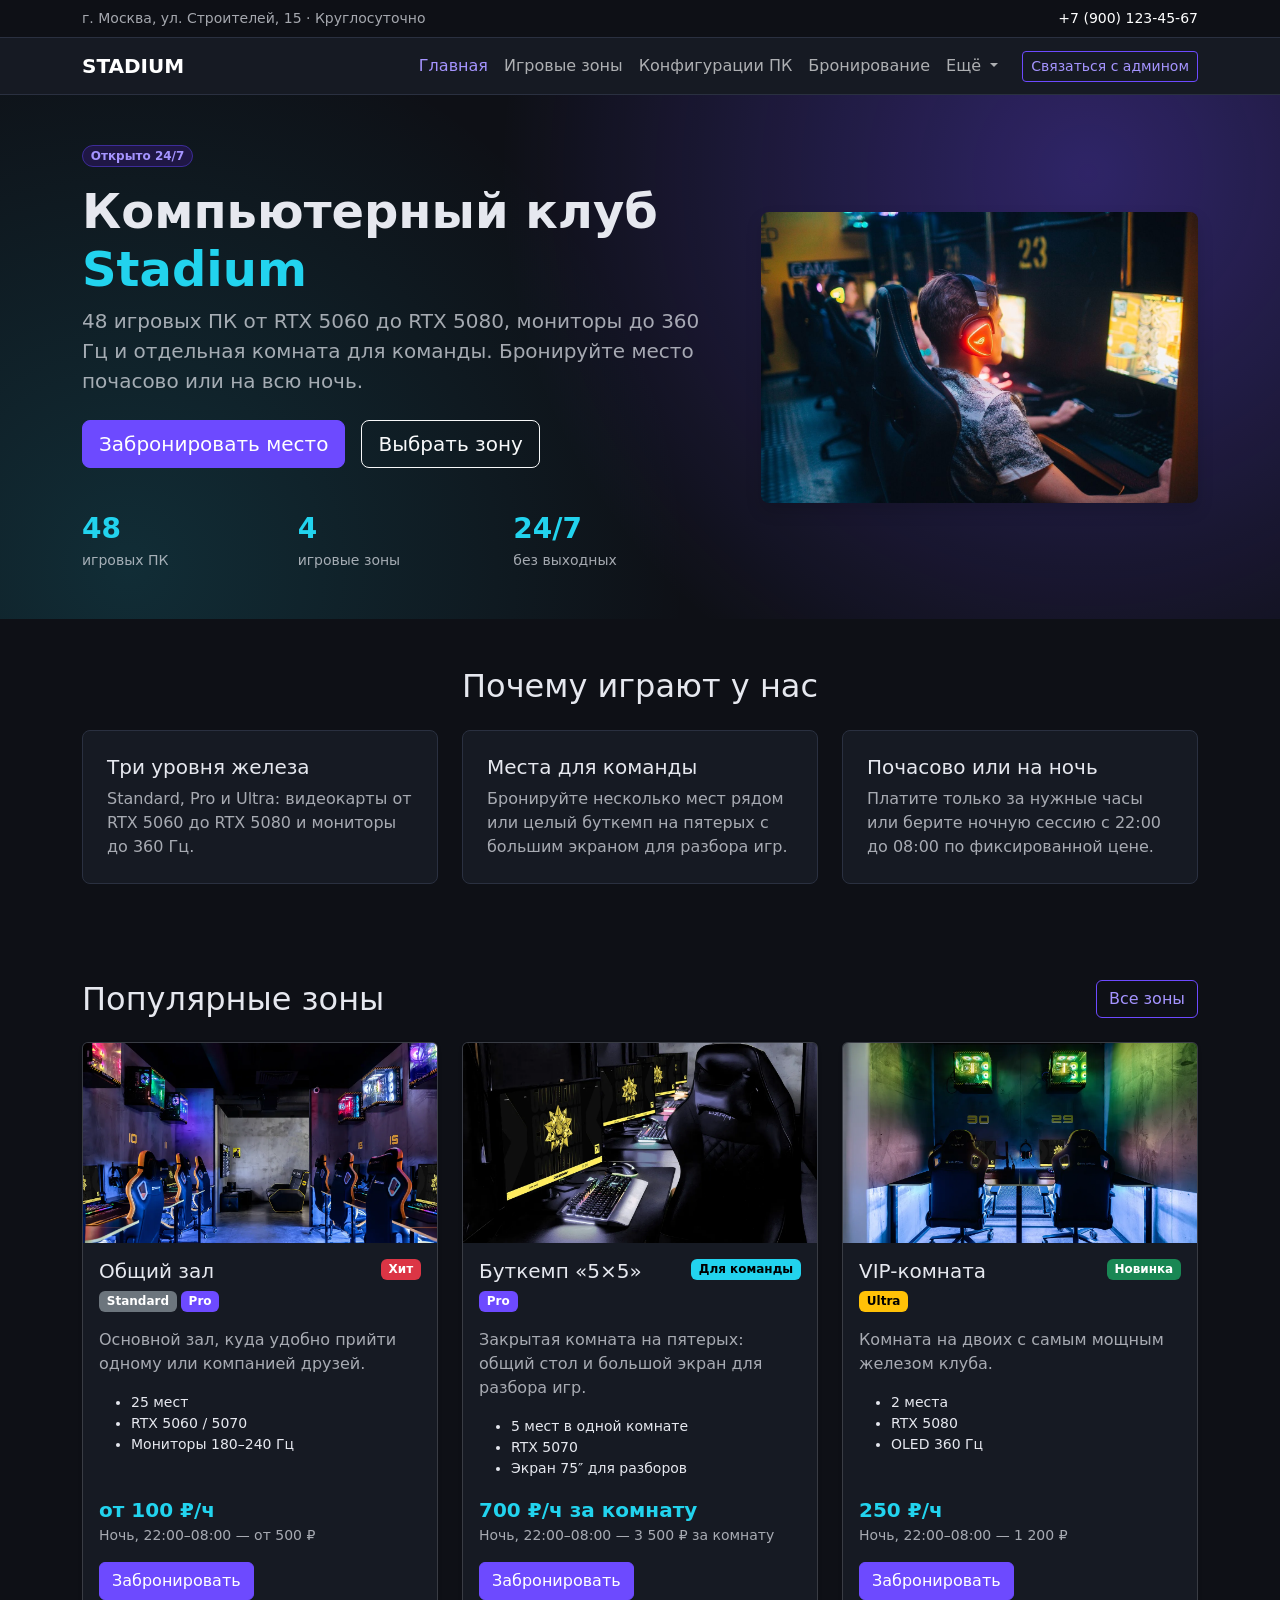
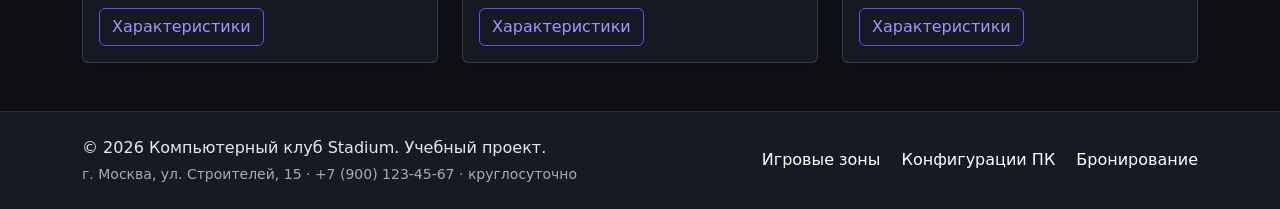
<file: index.html>
<!DOCTYPE html>
<html lang="ru" data-bs-theme="dark">
<head>
  <meta charset="UTF-8">
  <meta name="viewport" content="width=device-width, initial-scale=1.0">
  <title>Главная — Stadium</title>

  <link
    href="https://cdn.jsdelivr.net/npm/bootstrap@5.3.8/dist/css/bootstrap.min.css"
    rel="stylesheet"
  >
  <link rel="stylesheet" href="css/custom.css">
</head>
<body class="d-flex flex-column min-vh-100">
  <header class="border-bottom small py-2">
    <div class="container">
      <div class="row g-1 align-items-center">
        <div class="col-12 col-md-8 text-body-secondary">
          г. Москва, ул. Строителей, 15 · Круглосуточно
        </div>

        <div class="col-12 col-md-4 text-md-end">
          <a class="link-body-emphasis text-decoration-none" href="tel:+79001234567">+7 (900) 123-45-67</a>
        </div>
      </div>
    </div>
  </header>

  <nav class="navbar navbar-expand-lg bg-body-tertiary border-bottom sticky-top">
    <div class="container">
      <a class="navbar-brand fw-bold text-uppercase" href="index.html">Stadium</a>

      <button
        class="navbar-toggler"
        type="button"
        data-bs-toggle="collapse"
        data-bs-target="#mainNavbar"
        aria-controls="mainNavbar"
        aria-expanded="false"
        aria-label="Переключить навигацию"
      >
        <span class="navbar-toggler-icon"></span>
      </button>

      <div id="mainNavbar" class="collapse navbar-collapse">
        <ul class="navbar-nav ms-auto">
          <li class="nav-item">
            <a class="nav-link active" href="index.html" aria-current="page">Главная</a>
          </li>

          <li class="nav-item">
            <a class="nav-link" href="catalog.html">Игровые зоны</a>
          </li>

          <li class="nav-item">
            <a class="nav-link" href="product.html">Конфигурации ПК</a>
          </li>

          <li class="nav-item">
            <a class="nav-link" href="order.html">Бронирование</a>
          </li>

          <li class="nav-item dropdown">
            <a
              class="nav-link dropdown-toggle"
              href="#"
              data-bs-toggle="dropdown"
              role="button"
              aria-expanded="false"
            >
              Ещё
            </a>
            <ul class="dropdown-menu dropdown-menu-end">
              <li><a class="dropdown-item" href="index.html#popular">Популярные зоны</a></li>
              <li><a class="dropdown-item" href="product.html#faq">Частые вопросы</a></li>
              <li><a class="dropdown-item" href="order.html">Оформить бронь</a></li>
            </ul>
          </li>
        </ul>

        <button
          class="btn btn-outline-primary btn-sm ms-lg-3 my-2 my-lg-0"
          type="button"
          data-bs-toggle="modal"
          data-bs-target="#adminModal"
        >
          Связаться с админом
        </button>
      </div>
    </div>
  </nav>

  <main class="flex-grow-1">
    <section class="hero container-fluid px-0 py-5">
      <div class="container">
        <div class="row align-items-center g-4 g-lg-5">
          <div class="col-12 col-lg-7">
            <span class="badge rounded-pill bg-primary-subtle text-primary-emphasis border border-primary-subtle mb-3">
              Открыто 24/7
            </span>

            <h1 class="display-5 fw-bold">Компьютерный клуб <span class="text-info">Stadium</span></h1>

            <p class="lead text-body-secondary mb-4">
              48 игровых ПК от RTX 5060 до RTX 5080, мониторы до 360 Гц и отдельная комната для команды.
              Бронируйте место почасово или на всю ночь.
            </p>

            <div class="d-flex flex-wrap gap-3">
              <a class="btn btn-primary btn-lg" href="order.html">Забронировать место</a>
              <a class="btn btn-outline-light btn-lg" href="catalog.html">Выбрать зону</a>
            </div>

            <div class="row g-3 mt-4">
              <div class="col-4">
                <p class="fs-3 fw-bold text-info mb-0">48</p>
                <p class="small text-body-secondary mb-0">игровых ПК</p>
              </div>

              <div class="col-4">
                <p class="fs-3 fw-bold text-info mb-0">4</p>
                <p class="small text-body-secondary mb-0">игровые зоны</p>
              </div>

              <div class="col-4">
                <p class="fs-3 fw-bold text-info mb-0">24/7</p>
                <p class="small text-body-secondary mb-0">без выходных</p>
              </div>
            </div>
          </div>

          <div class="col-12 col-lg-5">
            <img class="img-fluid rounded-3 shadow" src="images/hero.png" alt="Игрок за компьютером в зале клуба Stadium">
          </div>
        </div>
      </div>
    </section>

    <section id="advantages" class="container py-5">
      <h2 class="text-center mb-4">Почему играют у нас</h2>

      <div class="row g-4">
        <div class="col-12 col-md-4">
          <div class="h-100 p-4 border rounded-3 bg-body-tertiary">
            <h3 class="h5">Три уровня железа</h3>
            <p class="text-body-secondary mb-0">Standard, Pro и Ultra: видеокарты от RTX 5060 до RTX 5080 и мониторы до 360 Гц.</p>
          </div>
        </div>

        <div class="col-12 col-md-4">
          <div class="h-100 p-4 border rounded-3 bg-body-tertiary">
            <h3 class="h5">Места для команды</h3>
            <p class="text-body-secondary mb-0">Бронируйте несколько мест рядом или целый буткемп на пятерых с большим экраном для разбора игр.</p>
          </div>
        </div>

        <div class="col-12 col-md-4">
          <div class="h-100 p-4 border rounded-3 bg-body-tertiary">
            <h3 class="h5">Почасово или на ночь</h3>
            <p class="text-body-secondary mb-0">Платите только за нужные часы или берите ночную сессию с 22:00 до 08:00 по фиксированной цене.</p>
          </div>
        </div>
      </div>
    </section>

    <section id="popular" class="container py-5">
      <div class="d-flex flex-wrap justify-content-between align-items-center gap-3 mb-4">
        <h2 class="mb-0">Популярные зоны</h2>
        <a class="btn btn-outline-primary" href="catalog.html">Все зоны</a>
      </div>

      <div class="row g-4">
        <div class="col-12 col-md-6 col-lg-4">
          <article class="card zone-card h-100 shadow-sm">
            <img class="card-img-top" src="images/zone-common.png" alt="Общий зал на 25 игровых мест">

            <div class="card-body d-flex flex-column">
              <div class="d-flex justify-content-between align-items-start gap-2 mb-2">
                <h3 class="card-title h5 mb-0">Общий зал</h3>
                <span class="badge text-bg-danger">Хит</span>
              </div>

              <div class="d-flex flex-wrap gap-1 mb-3">
                <span class="badge text-bg-secondary">Standard</span>
                <span class="badge text-bg-primary">Pro</span>
              </div>

              <p class="card-text text-body-secondary">
                Основной зал, куда удобно прийти одному или компанией друзей.
              </p>

              <ul class="small mb-3">
                <li>25 мест</li>
                <li>RTX 5060 / 5070</li>
                <li>Мониторы 180–240 Гц</li>
              </ul>

              <p class="fs-5 fw-bold text-info mt-auto mb-0">от 100 ₽/ч</p>
              <p class="small text-body-secondary mb-3">Ночь, 22:00–08:00 — от 500 ₽</p>

              <div class="d-flex flex-wrap gap-2">
                <a class="btn btn-primary" href="order.html">Забронировать</a>
                <a class="btn btn-outline-primary" href="product.html">Характеристики</a>
              </div>
            </div>
          </article>
        </div>

        <div class="col-12 col-md-6 col-lg-4">
          <article class="card zone-card h-100 shadow-sm">
            <img class="card-img-top" src="images/zone-bootcamp.png" alt="Командная комната на пять компьютеров">

            <div class="card-body d-flex flex-column">
              <div class="d-flex justify-content-between align-items-start gap-2 mb-2">
                <h3 class="card-title h5 mb-0">Буткемп «5×5»</h3>
                <span class="badge text-bg-info">Для команды</span>
              </div>

              <div class="d-flex flex-wrap gap-1 mb-3">
                <span class="badge text-bg-primary">Pro</span>
              </div>

              <p class="card-text text-body-secondary">
                Закрытая комната на пятерых: общий стол и большой экран для разбора игр.
              </p>

              <ul class="small mb-3">
                <li>5 мест в одной комнате</li>
                <li>RTX 5070</li>
                <li>Экран 75″ для разборов</li>
              </ul>

              <p class="fs-5 fw-bold text-info mt-auto mb-0">700 ₽/ч за комнату</p>
              <p class="small text-body-secondary mb-3">Ночь, 22:00–08:00 — 3 500 ₽ за комнату</p>

              <div class="d-flex flex-wrap gap-2">
                <a class="btn btn-primary" href="order.html">Забронировать</a>
                <a class="btn btn-outline-primary" href="product.html">Характеристики</a>
              </div>
            </div>
          </article>
        </div>

        <div class="col-12 col-md-6 col-lg-4">
          <article class="card zone-card h-100 shadow-sm">
            <img class="card-img-top" src="images/zone-vip.png" alt="VIP-комната на двоих">

            <div class="card-body d-flex flex-column">
              <div class="d-flex justify-content-between align-items-start gap-2 mb-2">
                <h3 class="card-title h5 mb-0">VIP-комната</h3>
                <span class="badge text-bg-success">Новинка</span>
              </div>

              <div class="d-flex flex-wrap gap-1 mb-3">
                <span class="badge text-bg-warning">Ultra</span>
              </div>

              <p class="card-text text-body-secondary">
                Комната на двоих с самым мощным железом клуба.
              </p>

              <ul class="small mb-3">
                <li>2 места</li>
                <li>RTX 5080</li>
                <li>OLED 360 Гц</li>
              </ul>

              <p class="fs-5 fw-bold text-info mt-auto mb-0">250 ₽/ч</p>
              <p class="small text-body-secondary mb-3">Ночь, 22:00–08:00 — 1 200 ₽</p>

              <div class="d-flex flex-wrap gap-2">
                <a class="btn btn-primary" href="order.html">Забронировать</a>
                <a class="btn btn-outline-primary" href="product.html">Характеристики</a>
              </div>
            </div>
          </article>
        </div>
      </div>
    </section>
  </main>

  <footer class="bg-body-tertiary border-top py-4">
    <div class="container">
      <div class="row align-items-center g-3">
        <div class="col-12 col-md-6">
          <p class="mb-1">&copy; 2026 Компьютерный клуб Stadium. Учебный проект.</p>
          <p class="small text-body-secondary mb-0">
            г. Москва, ул. Строителей, 15 · +7 (900) 123-45-67 · круглосуточно
          </p>
        </div>

        <div class="col-12 col-md-6 text-md-end">
          <a class="link-body-emphasis text-decoration-none me-3" href="catalog.html">Игровые зоны</a>
          <a class="link-body-emphasis text-decoration-none me-3" href="product.html">Конфигурации ПК</a>
          <a class="link-body-emphasis text-decoration-none" href="order.html">Бронирование</a>
        </div>
      </div>
    </div>
  </footer>

  <div
    id="adminModal"
    class="modal fade"
    tabindex="-1"
    aria-labelledby="adminModalLabel"
    aria-hidden="true"
  >
    <div class="modal-dialog modal-dialog-centered">
      <div class="modal-content">
        <div class="modal-header">
          <h2 id="adminModalLabel" class="modal-title h5">Связаться с администратором</h2>
          <button class="btn-close" type="button" data-bs-dismiss="modal" aria-label="Закрыть"></button>
        </div>

        <div class="modal-body">
          <p class="text-body-secondary">
            Оставьте телефон, и администратор перезвонит в течение 15 минут.
          </p>

          <form id="admin-form">
            <div class="mb-3">
              <label class="form-label" for="admin-name">Имя *</label>
              <input
                id="admin-name"
                class="form-control"
                name="name"
                type="text"
                minlength="2"
                maxlength="40"
                pattern="[A-Za-zА-Яа-яЁё\s\-]+"
                title="Только буквы, от 2 до 40 символов"
                autocomplete="name"
                required
              >
            </div>

            <div class="mb-3">
              <label class="form-label" for="admin-phone">Телефон *</label>
              <div class="input-group">
                <span class="input-group-text">+7</span>
                <input
                  id="admin-phone"
                  class="form-control"
                  name="phone"
                  type="tel"
                  placeholder="900 000-00-00"
                  pattern="(\+7|8)?[\s\-]?\(?\d{3}\)?[\s\-]?\d{3}[\s\-]?\d{2}[\s\-]?\d{2}"
                  title="Номер из 10 цифр, например: 900 123-45-67"
                  autocomplete="tel-national"
                  required
                >
              </div>
            </div>

            <div class="mb-3">
              <label class="form-label" for="admin-message">Вопрос</label>
              <textarea id="admin-message" class="form-control" name="message" maxlength="500" rows="3"></textarea>
            </div>

            <div class="form-check">
              <input id="admin-agree" class="form-check-input" name="agree" type="checkbox" required>
              <label class="form-check-label" for="admin-agree">Согласен на обработку данных *</label>
            </div>
          </form>
        </div>

        <div class="modal-footer">
          <button class="btn btn-secondary" type="button" data-bs-dismiss="modal">Закрыть</button>
          <button class="btn btn-primary" type="submit" form="admin-form">Отправить</button>
        </div>
      </div>
    </div>
  </div>

  <script
    src="https://cdn.jsdelivr.net/npm/bootstrap@5.3.8/dist/js/bootstrap.bundle.min.js">
  </script>
</body>
</html>
</file>
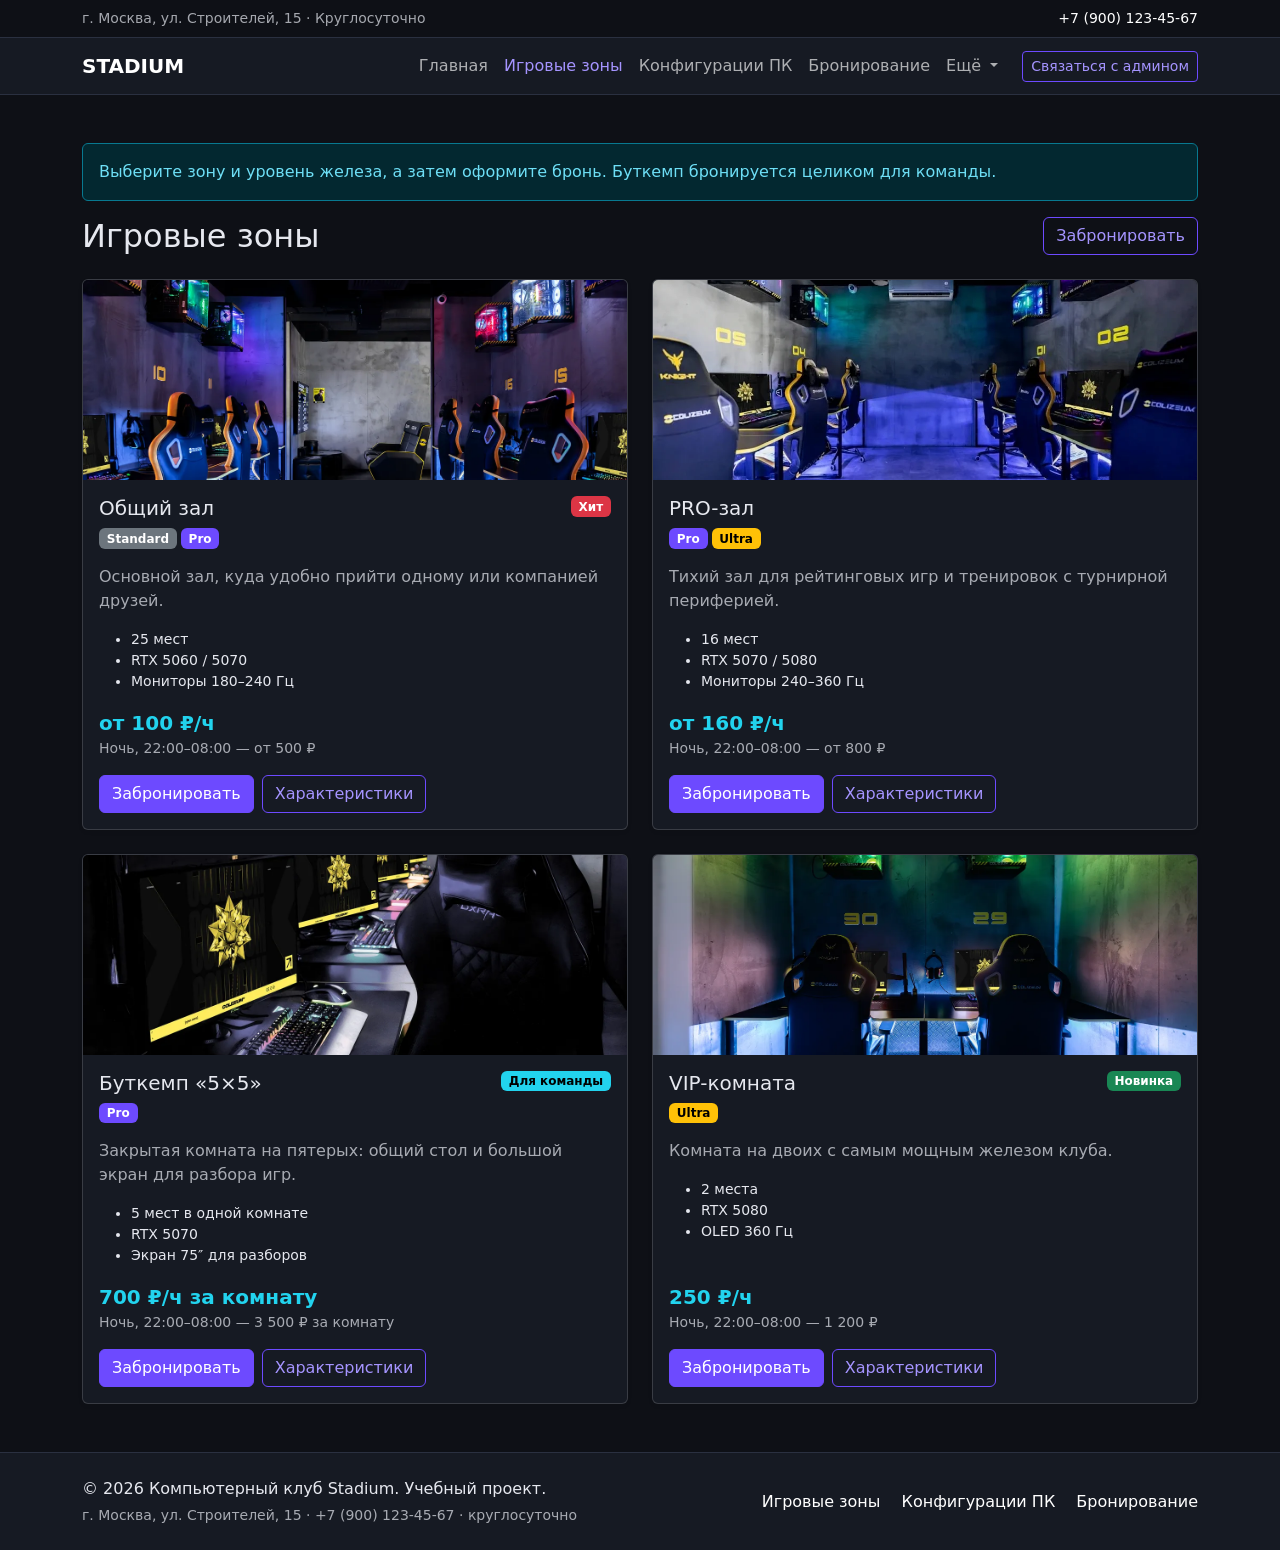
<file: catalog.html>
<!DOCTYPE html>
<html lang="ru" data-bs-theme="dark">
<head>
  <meta charset="UTF-8">
  <meta name="viewport" content="width=device-width, initial-scale=1.0">
  <title>Игровые зоны — Stadium</title>

  <link
    href="https://cdn.jsdelivr.net/npm/bootstrap@5.3.8/dist/css/bootstrap.min.css"
    rel="stylesheet"
  >
  <link rel="stylesheet" href="css/custom.css">
</head>
<body class="d-flex flex-column min-vh-100">
  <header class="border-bottom small py-2">
    <div class="container">
      <div class="row g-1 align-items-center">
        <div class="col-12 col-md-8 text-body-secondary">
          г. Москва, ул. Строителей, 15 · Круглосуточно
        </div>

        <div class="col-12 col-md-4 text-md-end">
          <a class="link-body-emphasis text-decoration-none" href="tel:+79001234567">+7 (900) 123-45-67</a>
        </div>
      </div>
    </div>
  </header>

  <nav class="navbar navbar-expand-lg bg-body-tertiary border-bottom sticky-top">
    <div class="container">
      <a class="navbar-brand fw-bold text-uppercase" href="index.html">Stadium</a>

      <button
        class="navbar-toggler"
        type="button"
        data-bs-toggle="collapse"
        data-bs-target="#mainNavbar"
        aria-controls="mainNavbar"
        aria-expanded="false"
        aria-label="Переключить навигацию"
      >
        <span class="navbar-toggler-icon"></span>
      </button>

      <div id="mainNavbar" class="collapse navbar-collapse">
        <ul class="navbar-nav ms-auto">
          <li class="nav-item">
            <a class="nav-link" href="index.html">Главная</a>
          </li>

          <li class="nav-item">
            <a class="nav-link active" href="catalog.html" aria-current="page">Игровые зоны</a>
          </li>

          <li class="nav-item">
            <a class="nav-link" href="product.html">Конфигурации ПК</a>
          </li>

          <li class="nav-item">
            <a class="nav-link" href="order.html">Бронирование</a>
          </li>

          <li class="nav-item dropdown">
            <a
              class="nav-link dropdown-toggle"
              href="#"
              data-bs-toggle="dropdown"
              role="button"
              aria-expanded="false"
            >
              Ещё
            </a>
            <ul class="dropdown-menu dropdown-menu-end">
              <li><a class="dropdown-item" href="index.html#popular">Популярные зоны</a></li>
              <li><a class="dropdown-item" href="product.html#faq">Частые вопросы</a></li>
              <li><a class="dropdown-item" href="order.html">Оформить бронь</a></li>
            </ul>
          </li>
        </ul>

        <button
          class="btn btn-outline-primary btn-sm ms-lg-3 my-2 my-lg-0"
          type="button"
          data-bs-toggle="modal"
          data-bs-target="#adminModal"
        >
          Связаться с админом
        </button>
      </div>
    </div>
  </nav>

  <main class="container py-5 flex-grow-1">
    <div class="alert alert-info" role="alert">
      Выберите зону и уровень железа, а затем оформите бронь. Буткемп бронируется целиком для команды.
    </div>

    <div class="d-flex flex-wrap justify-content-between align-items-center gap-3 mb-4">
      <h1 class="h2 mb-0">Игровые зоны</h1>
      <a class="btn btn-outline-primary" href="order.html">Забронировать</a>
    </div>

    <div class="row g-4">
      <div class="col-12 col-md-6">
        <article class="card zone-card h-100 shadow-sm">
          <img class="card-img-top" src="images/zone-common.png" alt="Общий зал на 25 игровых мест">

          <div class="card-body d-flex flex-column">
            <div class="d-flex justify-content-between align-items-start gap-2 mb-2">
              <h2 class="card-title h5 mb-0">Общий зал</h2>
              <span class="badge text-bg-danger">Хит</span>
            </div>

            <div class="d-flex flex-wrap gap-1 mb-3">
              <span class="badge text-bg-secondary">Standard</span>
              <span class="badge text-bg-primary">Pro</span>
            </div>

            <p class="card-text text-body-secondary">
              Основной зал, куда удобно прийти одному или компанией друзей.
            </p>

            <ul class="small mb-3">
              <li>25 мест</li>
              <li>RTX 5060 / 5070</li>
              <li>Мониторы 180–240 Гц</li>
            </ul>

            <p class="fs-5 fw-bold text-info mt-auto mb-0">от 100 ₽/ч</p>
            <p class="small text-body-secondary mb-3">Ночь, 22:00–08:00 — от 500 ₽</p>

            <div class="d-flex flex-wrap gap-2">
              <a class="btn btn-primary" href="order.html">Забронировать</a>
              <a class="btn btn-outline-primary" href="product.html">Характеристики</a>
            </div>
          </div>
        </article>
      </div>

      <div class="col-12 col-md-6">
        <article class="card zone-card h-100 shadow-sm">
          <img class="card-img-top" src="images/zone-pro.png" alt="PRO-зал с мониторами 240 Гц">

          <div class="card-body d-flex flex-column">
            <div class="d-flex justify-content-between align-items-start gap-2 mb-2">
              <h2 class="card-title h5 mb-0">PRO-зал</h2>
            </div>

            <div class="d-flex flex-wrap gap-1 mb-3">
              <span class="badge text-bg-primary">Pro</span>
              <span class="badge text-bg-warning">Ultra</span>
            </div>

            <p class="card-text text-body-secondary">
              Тихий зал для рейтинговых игр и тренировок с турнирной периферией.
            </p>

            <ul class="small mb-3">
              <li>16 мест</li>
              <li>RTX 5070 / 5080</li>
              <li>Мониторы 240–360 Гц</li>
            </ul>

            <p class="fs-5 fw-bold text-info mt-auto mb-0">от 160 ₽/ч</p>
            <p class="small text-body-secondary mb-3">Ночь, 22:00–08:00 — от 800 ₽</p>

            <div class="d-flex flex-wrap gap-2">
              <a class="btn btn-primary" href="order.html">Забронировать</a>
              <a class="btn btn-outline-primary" href="product.html">Характеристики</a>
            </div>
          </div>
        </article>
      </div>

      <div class="col-12 col-md-6">
        <article class="card zone-card h-100 shadow-sm">
          <img class="card-img-top" src="images/zone-bootcamp.png" alt="Командная комната на пять компьютеров">

          <div class="card-body d-flex flex-column">
            <div class="d-flex justify-content-between align-items-start gap-2 mb-2">
              <h2 class="card-title h5 mb-0">Буткемп «5×5»</h2>
              <span class="badge text-bg-info">Для команды</span>
            </div>

            <div class="d-flex flex-wrap gap-1 mb-3">
              <span class="badge text-bg-primary">Pro</span>
            </div>

            <p class="card-text text-body-secondary">
              Закрытая комната на пятерых: общий стол и большой экран для разбора игр.
            </p>

            <ul class="small mb-3">
              <li>5 мест в одной комнате</li>
              <li>RTX 5070</li>
              <li>Экран 75″ для разборов</li>
            </ul>

            <p class="fs-5 fw-bold text-info mt-auto mb-0">700 ₽/ч за комнату</p>
            <p class="small text-body-secondary mb-3">Ночь, 22:00–08:00 — 3 500 ₽ за комнату</p>

            <div class="d-flex flex-wrap gap-2">
              <a class="btn btn-primary" href="order.html">Забронировать</a>
              <a class="btn btn-outline-primary" href="product.html">Характеристики</a>
            </div>
          </div>
        </article>
      </div>

      <div class="col-12 col-md-6">
        <article class="card zone-card h-100 shadow-sm">
          <img class="card-img-top" src="images/zone-vip.png" alt="VIP-комната на двоих">

          <div class="card-body d-flex flex-column">
            <div class="d-flex justify-content-between align-items-start gap-2 mb-2">
              <h2 class="card-title h5 mb-0">VIP-комната</h2>
              <span class="badge text-bg-success">Новинка</span>
            </div>

            <div class="d-flex flex-wrap gap-1 mb-3">
              <span class="badge text-bg-warning">Ultra</span>
            </div>

            <p class="card-text text-body-secondary">
              Комната на двоих с самым мощным железом клуба.
            </p>

            <ul class="small mb-3">
              <li>2 места</li>
              <li>RTX 5080</li>
              <li>OLED 360 Гц</li>
            </ul>

            <p class="fs-5 fw-bold text-info mt-auto mb-0">250 ₽/ч</p>
            <p class="small text-body-secondary mb-3">Ночь, 22:00–08:00 — 1 200 ₽</p>

            <div class="d-flex flex-wrap gap-2">
              <a class="btn btn-primary" href="order.html">Забронировать</a>
              <a class="btn btn-outline-primary" href="product.html">Характеристики</a>
            </div>
          </div>
        </article>
      </div>
    </div>
  </main>

  <footer class="bg-body-tertiary border-top py-4">
    <div class="container">
      <div class="row align-items-center g-3">
        <div class="col-12 col-md-6">
          <p class="mb-1">&copy; 2026 Компьютерный клуб Stadium. Учебный проект.</p>
          <p class="small text-body-secondary mb-0">
            г. Москва, ул. Строителей, 15 · +7 (900) 123-45-67 · круглосуточно
          </p>
        </div>

        <div class="col-12 col-md-6 text-md-end">
          <a class="link-body-emphasis text-decoration-none me-3" href="catalog.html">Игровые зоны</a>
          <a class="link-body-emphasis text-decoration-none me-3" href="product.html">Конфигурации ПК</a>
          <a class="link-body-emphasis text-decoration-none" href="order.html">Бронирование</a>
        </div>
      </div>
    </div>
  </footer>

  <div
    id="adminModal"
    class="modal fade"
    tabindex="-1"
    aria-labelledby="adminModalLabel"
    aria-hidden="true"
  >
    <div class="modal-dialog modal-dialog-centered">
      <div class="modal-content">
        <div class="modal-header">
          <h2 id="adminModalLabel" class="modal-title h5">Связаться с администратором</h2>
          <button class="btn-close" type="button" data-bs-dismiss="modal" aria-label="Закрыть"></button>
        </div>

        <div class="modal-body">
          <p class="text-body-secondary">
            Оставьте телефон, и администратор перезвонит в течение 15 минут.
          </p>

          <form id="admin-form">
            <div class="mb-3">
              <label class="form-label" for="admin-name">Имя *</label>
              <input
                id="admin-name"
                class="form-control"
                name="name"
                type="text"
                minlength="2"
                maxlength="40"
                pattern="[A-Za-zА-Яа-яЁё\s\-]+"
                title="Только буквы, от 2 до 40 символов"
                autocomplete="name"
                required
              >
            </div>

            <div class="mb-3">
              <label class="form-label" for="admin-phone">Телефон *</label>
              <div class="input-group">
                <span class="input-group-text">+7</span>
                <input
                  id="admin-phone"
                  class="form-control"
                  name="phone"
                  type="tel"
                  placeholder="900 000-00-00"
                  pattern="(\+7|8)?[\s\-]?\(?\d{3}\)?[\s\-]?\d{3}[\s\-]?\d{2}[\s\-]?\d{2}"
                  title="Номер из 10 цифр, например: 900 123-45-67"
                  autocomplete="tel-national"
                  required
                >
              </div>
            </div>

            <div class="mb-3">
              <label class="form-label" for="admin-message">Вопрос</label>
              <textarea id="admin-message" class="form-control" name="message" maxlength="500" rows="3"></textarea>
            </div>

            <div class="form-check">
              <input id="admin-agree" class="form-check-input" name="agree" type="checkbox" required>
              <label class="form-check-label" for="admin-agree">Согласен на обработку данных *</label>
            </div>
          </form>
        </div>

        <div class="modal-footer">
          <button class="btn btn-secondary" type="button" data-bs-dismiss="modal">Закрыть</button>
          <button class="btn btn-primary" type="submit" form="admin-form">Отправить</button>
        </div>
      </div>
    </div>
  </div>

  <script
    src="https://cdn.jsdelivr.net/npm/bootstrap@5.3.8/dist/js/bootstrap.bundle.min.js">
  </script>
</body>
</html>
</file>
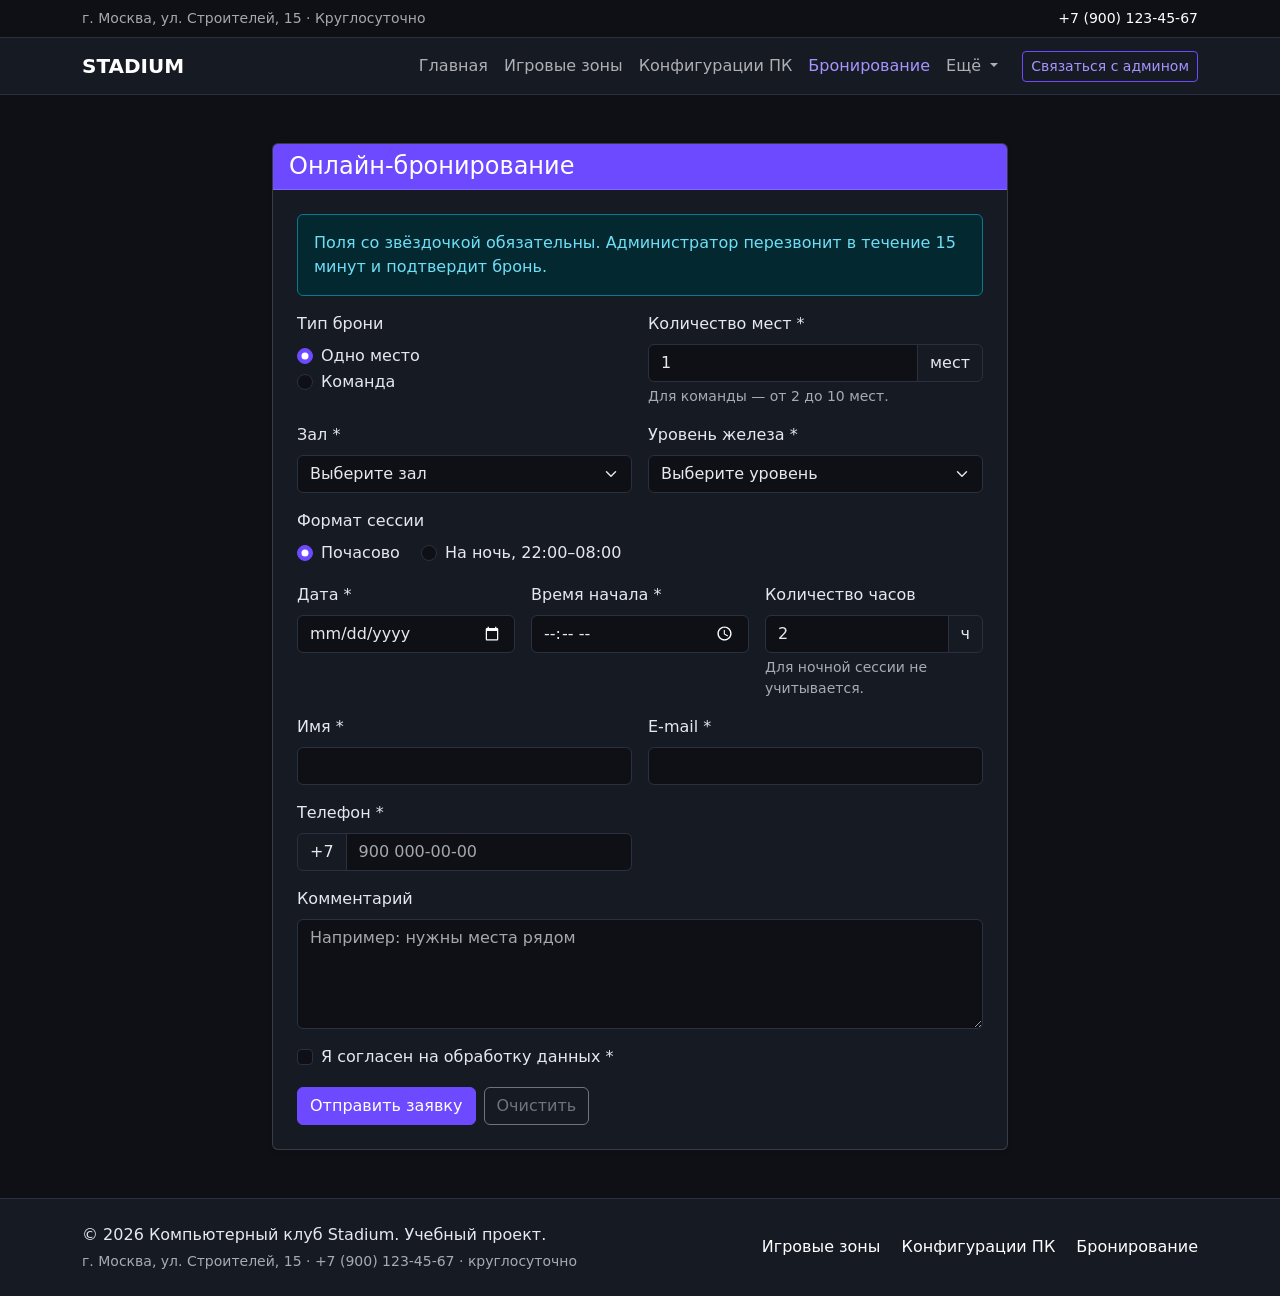
<file: order.html>
<!DOCTYPE html>
<html lang="ru" data-bs-theme="dark">
<head>
  <meta charset="UTF-8">
  <meta name="viewport" content="width=device-width, initial-scale=1.0">
  <title>Бронирование — Stadium</title>

  <link
    href="https://cdn.jsdelivr.net/npm/bootstrap@5.3.8/dist/css/bootstrap.min.css"
    rel="stylesheet"
  >
  <link rel="stylesheet" href="css/custom.css">
</head>
<body class="d-flex flex-column min-vh-100">
  <header class="border-bottom small py-2">
    <div class="container">
      <div class="row g-1 align-items-center">
        <div class="col-12 col-md-8 text-body-secondary">
          г. Москва, ул. Строителей, 15 · Круглосуточно
        </div>

        <div class="col-12 col-md-4 text-md-end">
          <a class="link-body-emphasis text-decoration-none" href="tel:+79001234567">+7 (900) 123-45-67</a>
        </div>
      </div>
    </div>
  </header>

  <nav class="navbar navbar-expand-lg bg-body-tertiary border-bottom sticky-top">
    <div class="container">
      <a class="navbar-brand fw-bold text-uppercase" href="index.html">Stadium</a>

      <button
        class="navbar-toggler"
        type="button"
        data-bs-toggle="collapse"
        data-bs-target="#mainNavbar"
        aria-controls="mainNavbar"
        aria-expanded="false"
        aria-label="Переключить навигацию"
      >
        <span class="navbar-toggler-icon"></span>
      </button>

      <div id="mainNavbar" class="collapse navbar-collapse">
        <ul class="navbar-nav ms-auto">
          <li class="nav-item">
            <a class="nav-link" href="index.html">Главная</a>
          </li>

          <li class="nav-item">
            <a class="nav-link" href="catalog.html">Игровые зоны</a>
          </li>

          <li class="nav-item">
            <a class="nav-link" href="product.html">Конфигурации ПК</a>
          </li>

          <li class="nav-item">
            <a class="nav-link active" href="order.html" aria-current="page">Бронирование</a>
          </li>

          <li class="nav-item dropdown">
            <a
              class="nav-link dropdown-toggle"
              href="#"
              data-bs-toggle="dropdown"
              role="button"
              aria-expanded="false"
            >
              Ещё
            </a>
            <ul class="dropdown-menu dropdown-menu-end">
              <li><a class="dropdown-item" href="index.html#popular">Популярные зоны</a></li>
              <li><a class="dropdown-item" href="product.html#faq">Частые вопросы</a></li>
              <li><a class="dropdown-item" href="order.html">Оформить бронь</a></li>
            </ul>
          </li>
        </ul>

        <button
          class="btn btn-outline-primary btn-sm ms-lg-3 my-2 my-lg-0"
          type="button"
          data-bs-toggle="modal"
          data-bs-target="#adminModal"
        >
          Связаться с админом
        </button>
      </div>
    </div>
  </nav>

  <main class="container py-5 flex-grow-1">
    <div class="row justify-content-center">
      <div class="col-12 col-lg-8">
        <div class="card shadow-sm">
          <div class="card-header bg-primary text-white">
            <h1 class="h4 mb-0">Онлайн-бронирование</h1>
          </div>

          <div class="card-body p-4">
            <div class="alert alert-info" role="alert">
              Поля со звёздочкой обязательны. Администратор перезвонит в течение 15 минут и подтвердит бронь.
            </div>

            <form id="booking-form">
              <div class="row g-3">
                <fieldset class="col-12 col-md-6">
                  <legend class="form-label fs-6">Тип брони</legend>

                  <div class="form-check">
                    <input id="booking-type-solo" class="form-check-input" name="type" type="radio" value="solo" checked>
                    <label class="form-check-label" for="booking-type-solo">Одно место</label>
                  </div>

                  <div class="form-check">
                    <input id="booking-type-team" class="form-check-input" name="type" type="radio" value="team">
                    <label class="form-check-label" for="booking-type-team">Команда</label>
                  </div>
                </fieldset>

                <div class="col-12 col-md-6">
                  <label class="form-label" for="booking-seats">Количество мест *</label>
                  <div class="input-group">
                    <input id="booking-seats" class="form-control" name="seats" type="number" min="1" max="10" value="1" required>
                    <span class="input-group-text">мест</span>
                  </div>
                  <div class="form-text">Для команды — от 2 до 10 мест.</div>
                </div>

                <div class="col-12 col-md-6">
                  <label class="form-label" for="booking-zone">Зал *</label>
                  <select id="booking-zone" class="form-select" name="zone" required>
                    <option value="" disabled selected>Выберите зал</option>
                    <option value="common">Общий зал</option>
                    <option value="pro">PRO-зал</option>
                    <option value="bootcamp">Буткемп «5×5»</option>
                    <option value="vip">VIP-комната</option>
                  </select>
                </div>

                <div class="col-12 col-md-6">
                  <label class="form-label" for="booking-tier">Уровень железа *</label>
                  <select id="booking-tier" class="form-select" name="tier" required>
                    <option value="" disabled selected>Выберите уровень</option>
                    <option value="standard">Standard — RTX 5060</option>
                    <option value="pro">Pro — RTX 5070</option>
                    <option value="ultra">Ultra — RTX 5080</option>
                  </select>
                </div>

                <fieldset class="col-12">
                  <legend class="form-label fs-6">Формат сессии</legend>

                  <div class="form-check form-check-inline">
                    <input id="booking-session-hourly" class="form-check-input" name="session" type="radio" value="hourly" checked>
                    <label class="form-check-label" for="booking-session-hourly">Почасово</label>
                  </div>

                  <div class="form-check form-check-inline">
                    <input id="booking-session-night" class="form-check-input" name="session" type="radio" value="night">
                    <label class="form-check-label" for="booking-session-night">На ночь, 22:00–08:00</label>
                  </div>
                </fieldset>

                <div class="col-12 col-md-4">
                  <label class="form-label" for="booking-date">Дата *</label>
                  <input id="booking-date" class="form-control" name="date" type="date" required>
                </div>

                <div class="col-12 col-md-4">
                  <label class="form-label" for="booking-time">Время начала *</label>
                  <input id="booking-time" class="form-control" name="time" type="time" required>
                </div>

                <div class="col-12 col-md-4">
                  <label class="form-label" for="booking-hours">Количество часов</label>
                  <div class="input-group">
                    <input id="booking-hours" class="form-control" name="hours" type="number" min="1" max="12" value="2">
                    <span class="input-group-text">ч</span>
                  </div>
                  <div class="form-text">Для ночной сессии не учитывается.</div>
                </div>

                <div class="col-12 col-md-6">
                  <label class="form-label" for="booking-name">Имя *</label>
                  <input
                    id="booking-name"
                    class="form-control"
                    name="name"
                    type="text"
                    minlength="2"
                    maxlength="40"
                    pattern="[A-Za-zА-Яа-яЁё\s\-]+"
                    title="Только буквы, от 2 до 40 символов"
                    autocomplete="name"
                    required
                  >
                </div>

                <div class="col-12 col-md-6">
                  <label class="form-label" for="booking-email">E-mail *</label>
                  <input
                    id="booking-email"
                    class="form-control"
                    name="email"
                    type="email"
                    maxlength="60"
                    pattern="[^@\s]+@[^@\s]+\.[^@\s]+"
                    title="Например: name@mail.ru"
                    autocomplete="email"
                    required
                  >
                </div>

                <div class="col-12 col-md-6">
                  <label class="form-label" for="booking-phone">Телефон *</label>
                  <div class="input-group">
                    <span class="input-group-text">+7</span>
                    <input
                      id="booking-phone"
                      class="form-control"
                      name="phone"
                      type="tel"
                      placeholder="900 000-00-00"
                      pattern="(\+7|8)?[\s\-]?\(?\d{3}\)?[\s\-]?\d{3}[\s\-]?\d{2}[\s\-]?\d{2}"
                      title="Номер из 10 цифр, например: 900 123-45-67"
                      autocomplete="tel-national"
                      required
                    >
                  </div>
                </div>

                <div class="col-12">
                  <label class="form-label" for="booking-comment">Комментарий</label>
                  <textarea
                    id="booking-comment"
                    class="form-control"
                    name="comment"
                    placeholder="Например: нужны места рядом"
                    maxlength="500"
                    rows="4"
                  ></textarea>
                </div>

                <div class="col-12">
                  <div class="form-check">
                    <input id="booking-agree" class="form-check-input" name="agree" type="checkbox" required>
                    <label class="form-check-label" for="booking-agree">Я согласен на обработку данных *</label>
                  </div>
                </div>

                <div class="col-12 d-flex flex-wrap gap-2">
                  <button class="btn btn-primary" type="submit">Отправить заявку</button>
                  <button class="btn btn-outline-secondary" type="reset">Очистить</button>
                </div>
              </div>
            </form>
          </div>
        </div>
      </div>
    </div>
  </main>

  <footer class="bg-body-tertiary border-top py-4">
    <div class="container">
      <div class="row align-items-center g-3">
        <div class="col-12 col-md-6">
          <p class="mb-1">&copy; 2026 Компьютерный клуб Stadium. Учебный проект.</p>
          <p class="small text-body-secondary mb-0">
            г. Москва, ул. Строителей, 15 · +7 (900) 123-45-67 · круглосуточно
          </p>
        </div>

        <div class="col-12 col-md-6 text-md-end">
          <a class="link-body-emphasis text-decoration-none me-3" href="catalog.html">Игровые зоны</a>
          <a class="link-body-emphasis text-decoration-none me-3" href="product.html">Конфигурации ПК</a>
          <a class="link-body-emphasis text-decoration-none" href="order.html">Бронирование</a>
        </div>
      </div>
    </div>
  </footer>

  <div
    id="adminModal"
    class="modal fade"
    tabindex="-1"
    aria-labelledby="adminModalLabel"
    aria-hidden="true"
  >
    <div class="modal-dialog modal-dialog-centered">
      <div class="modal-content">
        <div class="modal-header">
          <h2 id="adminModalLabel" class="modal-title h5">Связаться с администратором</h2>
          <button class="btn-close" type="button" data-bs-dismiss="modal" aria-label="Закрыть"></button>
        </div>

        <div class="modal-body">
          <p class="text-body-secondary">
            Оставьте телефон, и администратор перезвонит в течение 15 минут.
          </p>

          <form id="admin-form">
            <div class="mb-3">
              <label class="form-label" for="admin-name">Имя *</label>
              <input
                id="admin-name"
                class="form-control"
                name="name"
                type="text"
                minlength="2"
                maxlength="40"
                pattern="[A-Za-zА-Яа-яЁё\s\-]+"
                title="Только буквы, от 2 до 40 символов"
                autocomplete="name"
                required
              >
            </div>

            <div class="mb-3">
              <label class="form-label" for="admin-phone">Телефон *</label>
              <div class="input-group">
                <span class="input-group-text">+7</span>
                <input
                  id="admin-phone"
                  class="form-control"
                  name="phone"
                  type="tel"
                  placeholder="900 000-00-00"
                  pattern="(\+7|8)?[\s\-]?\(?\d{3}\)?[\s\-]?\d{3}[\s\-]?\d{2}[\s\-]?\d{2}"
                  title="Номер из 10 цифр, например: 900 123-45-67"
                  autocomplete="tel-national"
                  required
                >
              </div>
            </div>

            <div class="mb-3">
              <label class="form-label" for="admin-message">Вопрос</label>
              <textarea id="admin-message" class="form-control" name="message" maxlength="500" rows="3"></textarea>
            </div>

            <div class="form-check">
              <input id="admin-agree" class="form-check-input" name="agree" type="checkbox" required>
              <label class="form-check-label" for="admin-agree">Согласен на обработку данных *</label>
            </div>
          </form>
        </div>

        <div class="modal-footer">
          <button class="btn btn-secondary" type="button" data-bs-dismiss="modal">Закрыть</button>
          <button class="btn btn-primary" type="submit" form="admin-form">Отправить</button>
        </div>
      </div>
    </div>
  </div>

  <script
    src="https://cdn.jsdelivr.net/npm/bootstrap@5.3.8/dist/js/bootstrap.bundle.min.js">
  </script>
</body>
</html>
</file>
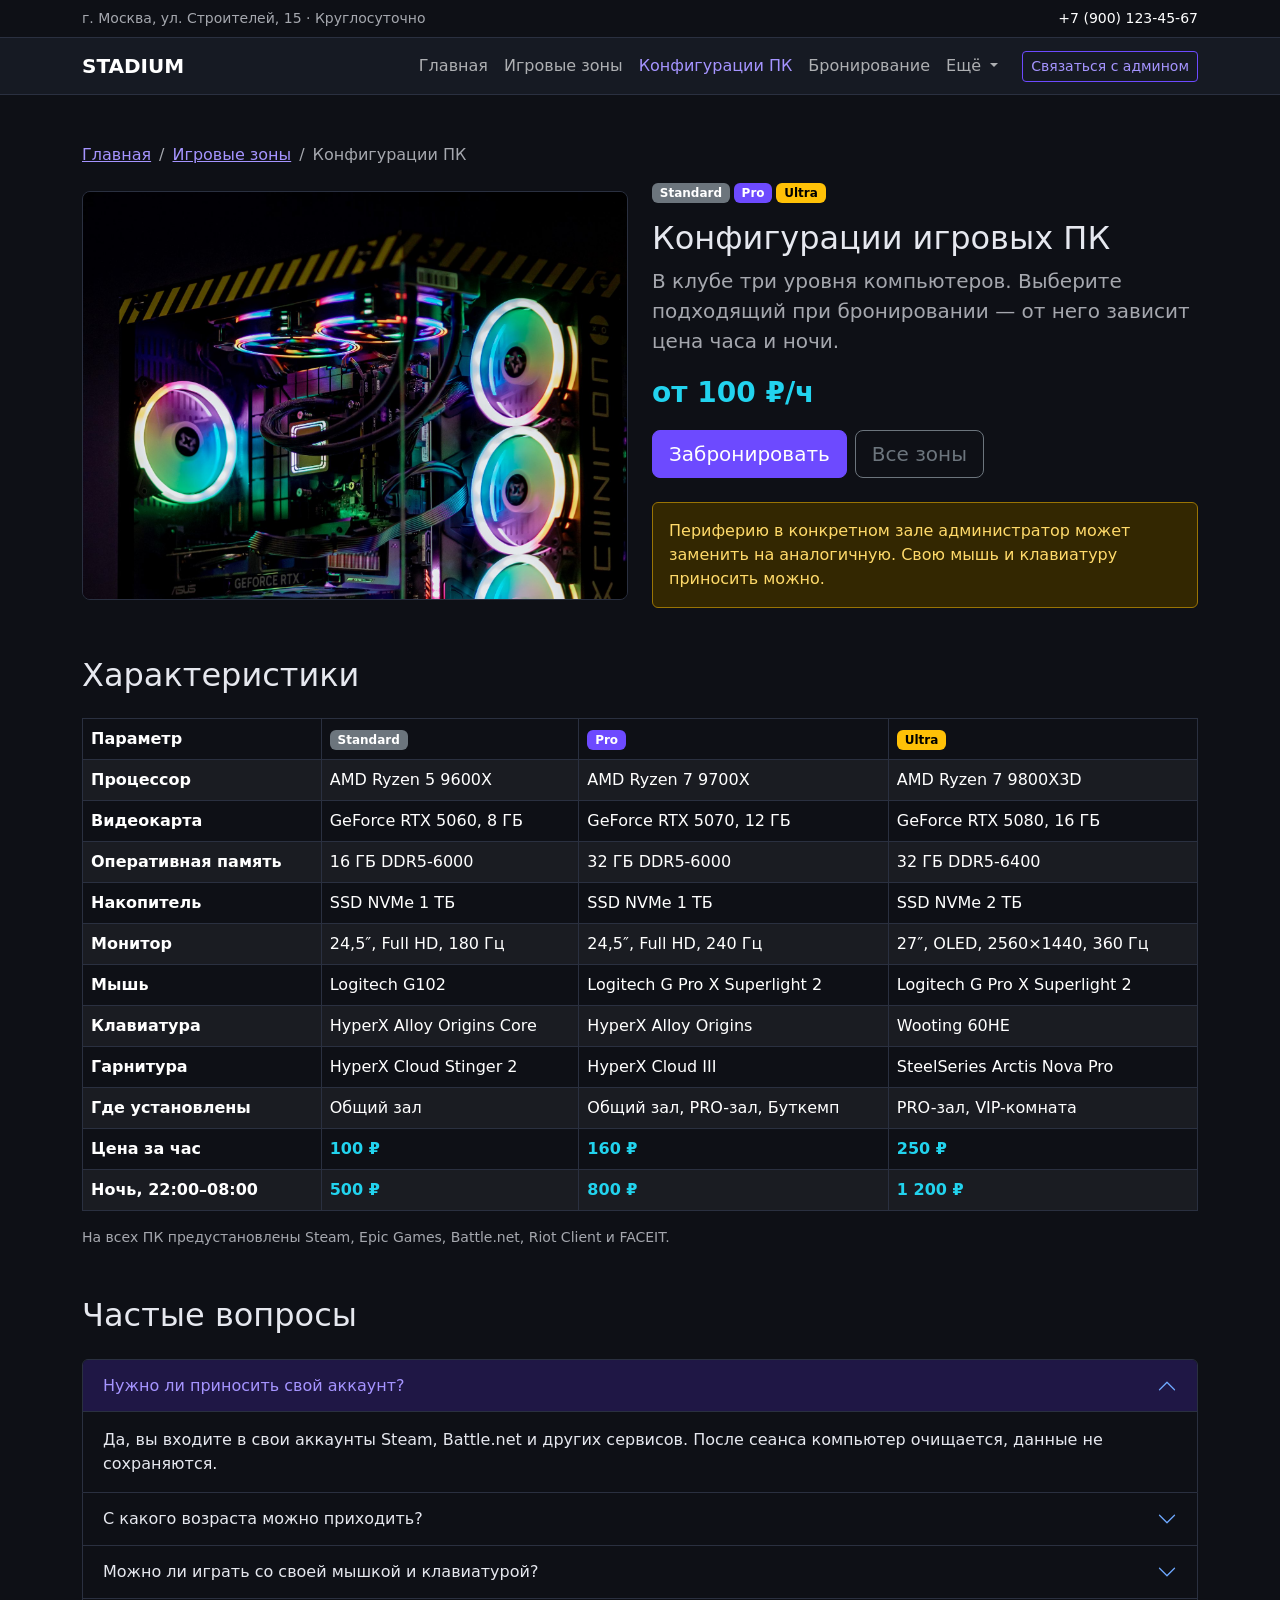
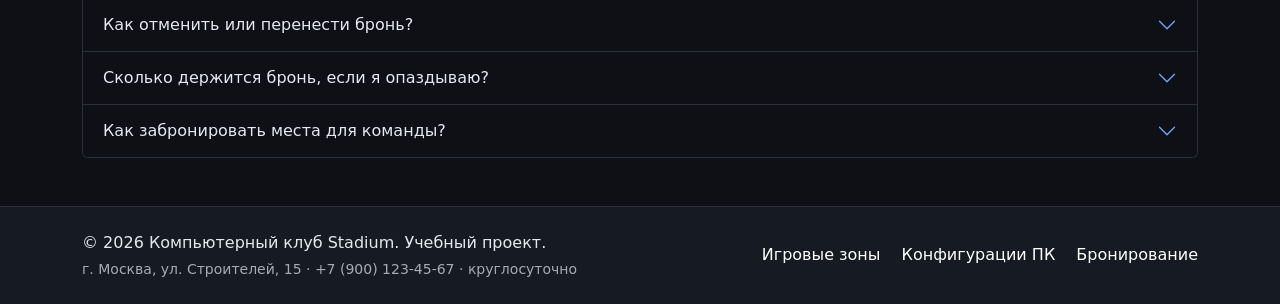
<file: product.html>
<!DOCTYPE html>
<html lang="ru" data-bs-theme="dark">
<head>
  <meta charset="UTF-8">
  <meta name="viewport" content="width=device-width, initial-scale=1.0">
  <title>Конфигурации ПК — Stadium</title>

  <link
    href="https://cdn.jsdelivr.net/npm/bootstrap@5.3.8/dist/css/bootstrap.min.css"
    rel="stylesheet"
  >
  <link rel="stylesheet" href="css/custom.css">
</head>
<body class="d-flex flex-column min-vh-100">
  <header class="border-bottom small py-2">
    <div class="container">
      <div class="row g-1 align-items-center">
        <div class="col-12 col-md-8 text-body-secondary">
          г. Москва, ул. Строителей, 15 · Круглосуточно
        </div>

        <div class="col-12 col-md-4 text-md-end">
          <a class="link-body-emphasis text-decoration-none" href="tel:+79001234567">+7 (900) 123-45-67</a>
        </div>
      </div>
    </div>
  </header>

  <nav class="navbar navbar-expand-lg bg-body-tertiary border-bottom sticky-top">
    <div class="container">
      <a class="navbar-brand fw-bold text-uppercase" href="index.html">Stadium</a>

      <button
        class="navbar-toggler"
        type="button"
        data-bs-toggle="collapse"
        data-bs-target="#mainNavbar"
        aria-controls="mainNavbar"
        aria-expanded="false"
        aria-label="Переключить навигацию"
      >
        <span class="navbar-toggler-icon"></span>
      </button>

      <div id="mainNavbar" class="collapse navbar-collapse">
        <ul class="navbar-nav ms-auto">
          <li class="nav-item">
            <a class="nav-link" href="index.html">Главная</a>
          </li>

          <li class="nav-item">
            <a class="nav-link" href="catalog.html">Игровые зоны</a>
          </li>

          <li class="nav-item">
            <a class="nav-link active" href="product.html" aria-current="page">Конфигурации ПК</a>
          </li>

          <li class="nav-item">
            <a class="nav-link" href="order.html">Бронирование</a>
          </li>

          <li class="nav-item dropdown">
            <a
              class="nav-link dropdown-toggle"
              href="#"
              data-bs-toggle="dropdown"
              role="button"
              aria-expanded="false"
            >
              Ещё
            </a>
            <ul class="dropdown-menu dropdown-menu-end">
              <li><a class="dropdown-item" href="index.html#popular">Популярные зоны</a></li>
              <li><a class="dropdown-item" href="product.html#faq">Частые вопросы</a></li>
              <li><a class="dropdown-item" href="order.html">Оформить бронь</a></li>
            </ul>
          </li>
        </ul>

        <button
          class="btn btn-outline-primary btn-sm ms-lg-3 my-2 my-lg-0"
          type="button"
          data-bs-toggle="modal"
          data-bs-target="#adminModal"
        >
          Связаться с админом
        </button>
      </div>
    </div>
  </nav>

  <main class="container py-5 flex-grow-1">
    <nav aria-label="breadcrumb">
      <ol class="breadcrumb">
        <li class="breadcrumb-item"><a href="index.html">Главная</a></li>
        <li class="breadcrumb-item"><a href="catalog.html">Игровые зоны</a></li>
        <li class="breadcrumb-item active" aria-current="page">Конфигурации ПК</li>
      </ol>
    </nav>

    <div class="row g-4 align-items-center">
      <div class="col-12 col-lg-6">
        <img
          class="product-image img-fluid w-100 rounded-3 border"
          src="images/pc-setup.png"
          alt="Игровое место: монитор, механическая клавиатура и гарнитура"
        >
      </div>

      <div class="col-12 col-lg-6">
        <div class="d-flex flex-wrap gap-1 mb-3">
          <span class="badge text-bg-secondary">Standard</span>
          <span class="badge text-bg-primary">Pro</span>
          <span class="badge text-bg-warning">Ultra</span>
        </div>

        <h1 class="h2">Конфигурации игровых ПК</h1>

        <p class="lead text-body-secondary">
          В клубе три уровня компьютеров. Выберите подходящий при бронировании — от него зависит цена часа и ночи.
        </p>

        <p class="fs-3 fw-bold text-info">от 100 ₽/ч</p>

        <div class="d-flex flex-wrap gap-2 mb-4">
          <a class="btn btn-primary btn-lg" href="order.html">Забронировать</a>
          <a class="btn btn-outline-secondary btn-lg" href="catalog.html">Все зоны</a>
        </div>

        <div class="alert alert-warning mb-0" role="alert">
          Периферию в конкретном зале администратор может заменить на аналогичную. Свою мышь и клавиатуру приносить можно.
        </div>
      </div>
    </div>

    <section class="pt-5">
      <h2 class="mb-4">Характеристики</h2>

      <div class="table-responsive">
        <table class="table table-striped table-bordered align-middle mb-0">
          <thead>
            <tr>
              <th scope="col">Параметр</th>
              <th scope="col"><span class="badge text-bg-secondary">Standard</span></th>
              <th scope="col"><span class="badge text-bg-primary">Pro</span></th>
              <th scope="col"><span class="badge text-bg-warning">Ultra</span></th>
            </tr>
          </thead>

          <tbody>
            <tr>
              <th scope="row">Процессор</th>
              <td>AMD Ryzen 5 9600X</td>
              <td>AMD Ryzen 7 9700X</td>
              <td>AMD Ryzen 7 9800X3D</td>
            </tr>
            <tr>
              <th scope="row">Видеокарта</th>
              <td>GeForce RTX 5060, 8 ГБ</td>
              <td>GeForce RTX 5070, 12 ГБ</td>
              <td>GeForce RTX 5080, 16 ГБ</td>
            </tr>
            <tr>
              <th scope="row">Оперативная память</th>
              <td>16 ГБ DDR5-6000</td>
              <td>32 ГБ DDR5-6000</td>
              <td>32 ГБ DDR5-6400</td>
            </tr>
            <tr>
              <th scope="row">Накопитель</th>
              <td>SSD NVMe 1 ТБ</td>
              <td>SSD NVMe 1 ТБ</td>
              <td>SSD NVMe 2 ТБ</td>
            </tr>
            <tr>
              <th scope="row">Монитор</th>
              <td>24,5″, Full HD, 180 Гц</td>
              <td>24,5″, Full HD, 240 Гц</td>
              <td>27″, OLED, 2560×1440, 360 Гц</td>
            </tr>
            <tr>
              <th scope="row">Мышь</th>
              <td>Logitech G102</td>
              <td>Logitech G Pro X Superlight 2</td>
              <td>Logitech G Pro X Superlight 2</td>
            </tr>
            <tr>
              <th scope="row">Клавиатура</th>
              <td>HyperX Alloy Origins Core</td>
              <td>HyperX Alloy Origins</td>
              <td>Wooting 60HE</td>
            </tr>
            <tr>
              <th scope="row">Гарнитура</th>
              <td>HyperX Cloud Stinger 2</td>
              <td>HyperX Cloud III</td>
              <td>SteelSeries Arctis Nova Pro</td>
            </tr>
            <tr>
              <th scope="row">Где установлены</th>
              <td>Общий зал</td>
              <td>Общий зал, PRO-зал, Буткемп</td>
              <td>PRO-зал, VIP-комната</td>
            </tr>
            <tr>
              <th scope="row">Цена за час</th>
              <td class="fw-bold text-info">100 ₽</td>
              <td class="fw-bold text-info">160 ₽</td>
              <td class="fw-bold text-info">250 ₽</td>
            </tr>
            <tr>
              <th scope="row">Ночь, 22:00–08:00</th>
              <td class="fw-bold text-info">500 ₽</td>
              <td class="fw-bold text-info">800 ₽</td>
              <td class="fw-bold text-info">1 200 ₽</td>
            </tr>
          </tbody>
        </table>
      </div>

      <p class="small text-body-secondary mt-3 mb-0">
        На всех ПК предустановлены Steam, Epic Games, Battle.net, Riot Client и FACEIT.
      </p>
    </section>

    <section id="faq" class="pt-5">
      <h2 class="mb-4">Частые вопросы</h2>

      <div id="faqAccordion" class="accordion">
        <div class="accordion-item">
          <h3 class="accordion-header">
            <button
              class="accordion-button"
              type="button"
              data-bs-toggle="collapse"
              data-bs-target="#faqOne"
              aria-expanded="true"
              aria-controls="faqOne"
            >
              Нужно ли приносить свой аккаунт?
            </button>
          </h3>
          <div id="faqOne" class="accordion-collapse collapse show" data-bs-parent="#faqAccordion">
            <div class="accordion-body">
              Да, вы входите в свои аккаунты Steam, Battle.net и других сервисов. После сеанса компьютер очищается, данные не сохраняются.
            </div>
          </div>
        </div>

        <div class="accordion-item">
          <h3 class="accordion-header">
            <button
              class="accordion-button collapsed"
              type="button"
              data-bs-toggle="collapse"
              data-bs-target="#faqTwo"
              aria-expanded="false"
              aria-controls="faqTwo"
            >
              С какого возраста можно приходить?
            </button>
          </h3>
          <div id="faqTwo" class="accordion-collapse collapse" data-bs-parent="#faqAccordion">
            <div class="accordion-body">
              Днём с 14 лет. Ночная сессия и посещение после 22:00 — с 18 лет при наличии документа.
            </div>
          </div>
        </div>

        <div class="accordion-item">
          <h3 class="accordion-header">
            <button
              class="accordion-button collapsed"
              type="button"
              data-bs-toggle="collapse"
              data-bs-target="#faqThree"
              aria-expanded="false"
              aria-controls="faqThree"
            >
              Можно ли играть со своей мышкой и клавиатурой?
            </button>
          </h3>
          <div id="faqThree" class="accordion-collapse collapse" data-bs-parent="#faqAccordion">
            <div class="accordion-body">
              Да, своя периферия разрешена. Администратор поможет её подключить.
            </div>
          </div>
        </div>

        <div class="accordion-item">
          <h3 class="accordion-header">
            <button
              class="accordion-button collapsed"
              type="button"
              data-bs-toggle="collapse"
              data-bs-target="#faqFour"
              aria-expanded="false"
              aria-controls="faqFour"
            >
              Как отменить или перенести бронь?
            </button>
          </h3>
          <div id="faqFour" class="accordion-collapse collapse" data-bs-parent="#faqAccordion">
            <div class="accordion-body">
              Позвоните администратору или напишите через кнопку «Связаться с админом» не позже чем за 2 часа до начала сеанса.
            </div>
          </div>
        </div>

        <div class="accordion-item">
          <h3 class="accordion-header">
            <button
              class="accordion-button collapsed"
              type="button"
              data-bs-toggle="collapse"
              data-bs-target="#faqFive"
              aria-expanded="false"
              aria-controls="faqFive"
            >
              Сколько держится бронь, если я опаздываю?
            </button>
          </h3>
          <div id="faqFive" class="accordion-collapse collapse" data-bs-parent="#faqAccordion">
            <div class="accordion-body">
              15 минут после начала сеанса. Потом место освобождается для других гостей.
            </div>
          </div>
        </div>

        <div class="accordion-item">
          <h3 class="accordion-header">
            <button
              class="accordion-button collapsed"
              type="button"
              data-bs-toggle="collapse"
              data-bs-target="#faqSix"
              aria-expanded="false"
              aria-controls="faqSix"
            >
              Как забронировать места для команды?
            </button>
          </h3>
          <div id="faqSix" class="accordion-collapse collapse" data-bs-parent="#faqAccordion">
            <div class="accordion-body">
              В форме бронирования выберите «Команда» и укажите количество мест. Для команды из пяти человек удобнее всего зал «Буткемп «5×5»» — он бронируется целиком.
            </div>
          </div>
        </div>
      </div>
    </section>
  </main>

  <footer class="bg-body-tertiary border-top py-4">
    <div class="container">
      <div class="row align-items-center g-3">
        <div class="col-12 col-md-6">
          <p class="mb-1">&copy; 2026 Компьютерный клуб Stadium. Учебный проект.</p>
          <p class="small text-body-secondary mb-0">
            г. Москва, ул. Строителей, 15 · +7 (900) 123-45-67 · круглосуточно
          </p>
        </div>

        <div class="col-12 col-md-6 text-md-end">
          <a class="link-body-emphasis text-decoration-none me-3" href="catalog.html">Игровые зоны</a>
          <a class="link-body-emphasis text-decoration-none me-3" href="product.html">Конфигурации ПК</a>
          <a class="link-body-emphasis text-decoration-none" href="order.html">Бронирование</a>
        </div>
      </div>
    </div>
  </footer>

  <div
    id="adminModal"
    class="modal fade"
    tabindex="-1"
    aria-labelledby="adminModalLabel"
    aria-hidden="true"
  >
    <div class="modal-dialog modal-dialog-centered">
      <div class="modal-content">
        <div class="modal-header">
          <h2 id="adminModalLabel" class="modal-title h5">Связаться с администратором</h2>
          <button class="btn-close" type="button" data-bs-dismiss="modal" aria-label="Закрыть"></button>
        </div>

        <div class="modal-body">
          <p class="text-body-secondary">
            Оставьте телефон, и администратор перезвонит в течение 15 минут.
          </p>

          <form id="admin-form">
            <div class="mb-3">
              <label class="form-label" for="admin-name">Имя *</label>
              <input
                id="admin-name"
                class="form-control"
                name="name"
                type="text"
                minlength="2"
                maxlength="40"
                pattern="[A-Za-zА-Яа-яЁё\s\-]+"
                title="Только буквы, от 2 до 40 символов"
                autocomplete="name"
                required
              >
            </div>

            <div class="mb-3">
              <label class="form-label" for="admin-phone">Телефон *</label>
              <div class="input-group">
                <span class="input-group-text">+7</span>
                <input
                  id="admin-phone"
                  class="form-control"
                  name="phone"
                  type="tel"
                  placeholder="900 000-00-00"
                  pattern="(\+7|8)?[\s\-]?\(?\d{3}\)?[\s\-]?\d{3}[\s\-]?\d{2}[\s\-]?\d{2}"
                  title="Номер из 10 цифр, например: 900 123-45-67"
                  autocomplete="tel-national"
                  required
                >
              </div>
            </div>

            <div class="mb-3">
              <label class="form-label" for="admin-message">Вопрос</label>
              <textarea id="admin-message" class="form-control" name="message" maxlength="500" rows="3"></textarea>
            </div>

            <div class="form-check">
              <input id="admin-agree" class="form-check-input" name="agree" type="checkbox" required>
              <label class="form-check-label" for="admin-agree">Согласен на обработку данных *</label>
            </div>
          </form>
        </div>

        <div class="modal-footer">
          <button class="btn btn-secondary" type="button" data-bs-dismiss="modal">Закрыть</button>
          <button class="btn btn-primary" type="submit" form="admin-form">Отправить</button>
        </div>
      </div>
    </div>
  </div>

  <script
    src="https://cdn.jsdelivr.net/npm/bootstrap@5.3.8/dist/js/bootstrap.bundle.min.js">
  </script>
</body>
</html>
</file>
<file: css/custom.css>
[data-bs-theme="dark"] {
  --bs-body-bg: #0e1016;
  --bs-body-bg-rgb: 14, 16, 22;
  --bs-body-color: #e6e8ef;
  --bs-body-color-rgb: 230, 232, 239;
  --bs-secondary-color: rgba(230, 232, 239, 0.7);
  --bs-secondary-bg: #1c212c;
  --bs-tertiary-bg: #161a23;
  --bs-tertiary-bg-rgb: 22, 26, 35;
  --bs-border-color: #2a3040;
  --bs-primary: #6d4aff;
  --bs-primary-rgb: 109, 74, 255;
  --bs-primary-text-emphasis: #a594ff;
  --bs-primary-bg-subtle: #1f1745;
  --bs-primary-border-subtle: #3d2c99;
  --bs-info: #22d3ee;
  --bs-info-rgb: 34, 211, 238;
  --bs-link-color: #a594ff;
  --bs-link-color-rgb: 165, 148, 255;
  --bs-link-hover-color: #c4b8ff;
  --bs-link-hover-color-rgb: 196, 184, 255;
}

.btn-primary {
  --bs-btn-bg: #6d4aff;
  --bs-btn-border-color: #6d4aff;
  --bs-btn-hover-bg: #5b36f2;
  --bs-btn-hover-border-color: #5b36f2;
  --bs-btn-active-bg: #4c28e0;
  --bs-btn-active-border-color: #4c28e0;
  --bs-btn-disabled-bg: #6d4aff;
  --bs-btn-disabled-border-color: #6d4aff;
  --bs-btn-focus-shadow-rgb: 109, 74, 255;
}

.btn-outline-primary {
  --bs-btn-color: #a594ff;
  --bs-btn-border-color: #6d4aff;
  --bs-btn-hover-color: #ffffff;
  --bs-btn-hover-bg: #6d4aff;
  --bs-btn-hover-border-color: #6d4aff;
  --bs-btn-active-color: #ffffff;
  --bs-btn-active-bg: #6d4aff;
  --bs-btn-active-border-color: #6d4aff;
  --bs-btn-focus-shadow-rgb: 109, 74, 255;
}

.form-control:focus,
.form-select:focus,
.form-check-input:focus {
  border-color: #a594ff;
  box-shadow: 0 0 0 0.25rem rgba(109, 74, 255, 0.25);
}

.form-check-input:checked {
  background-color: #6d4aff;
  border-color: #6d4aff;
}

.form-control:user-invalid,
.form-select:user-invalid,
.form-check-input:user-invalid {
  border-color: var(--bs-form-invalid-border-color);
}

.form-control:user-invalid:focus,
.form-select:user-invalid:focus,
.form-check-input:user-invalid:focus {
  box-shadow: 0 0 0 0.25rem rgba(220, 53, 69, 0.25);
}

.navbar .nav-link.active {
  color: var(--bs-primary-text-emphasis);
}

.dropdown-menu {
  --bs-dropdown-link-active-bg: #6d4aff;
}

.accordion {
  --bs-accordion-btn-focus-box-shadow: 0 0 0 0.25rem rgba(109, 74, 255, 0.25);
}

.card {
  --bs-card-bg: var(--bs-tertiary-bg);
}

.hero {
  background:
    radial-gradient(circle at 85% 15%, rgba(109, 74, 255, 0.35), transparent 50%),
    radial-gradient(circle at 10% 90%, rgba(34, 211, 238, 0.15), transparent 45%);
}

.zone-card {
  transition: transform 0.2s ease, border-color 0.2s ease;
}

.zone-card:hover {
  border-color: var(--bs-primary);
  transform: translateY(-4px);
}

.card-img-top {
  height: 200px;
  object-fit: cover;
}

.product-image {
  aspect-ratio: 4 / 3;
  object-fit: cover;
}
</file>
